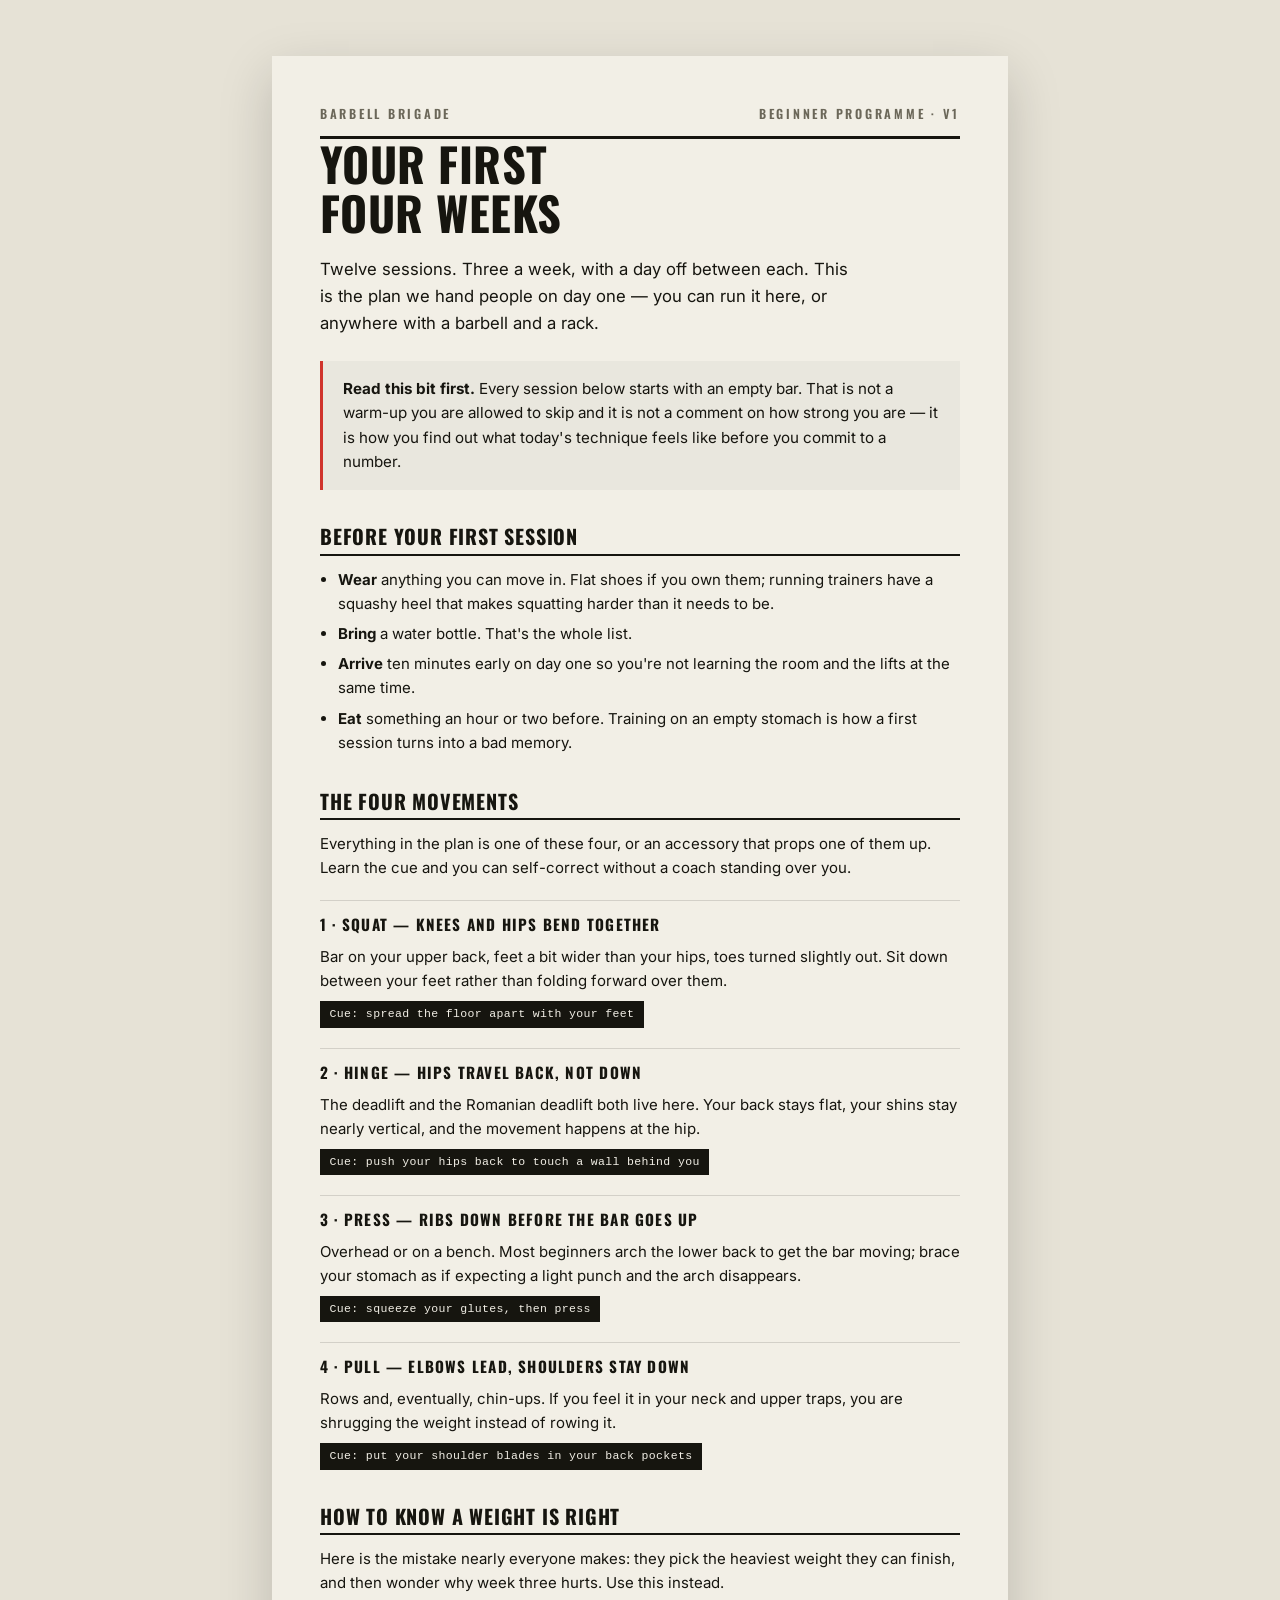
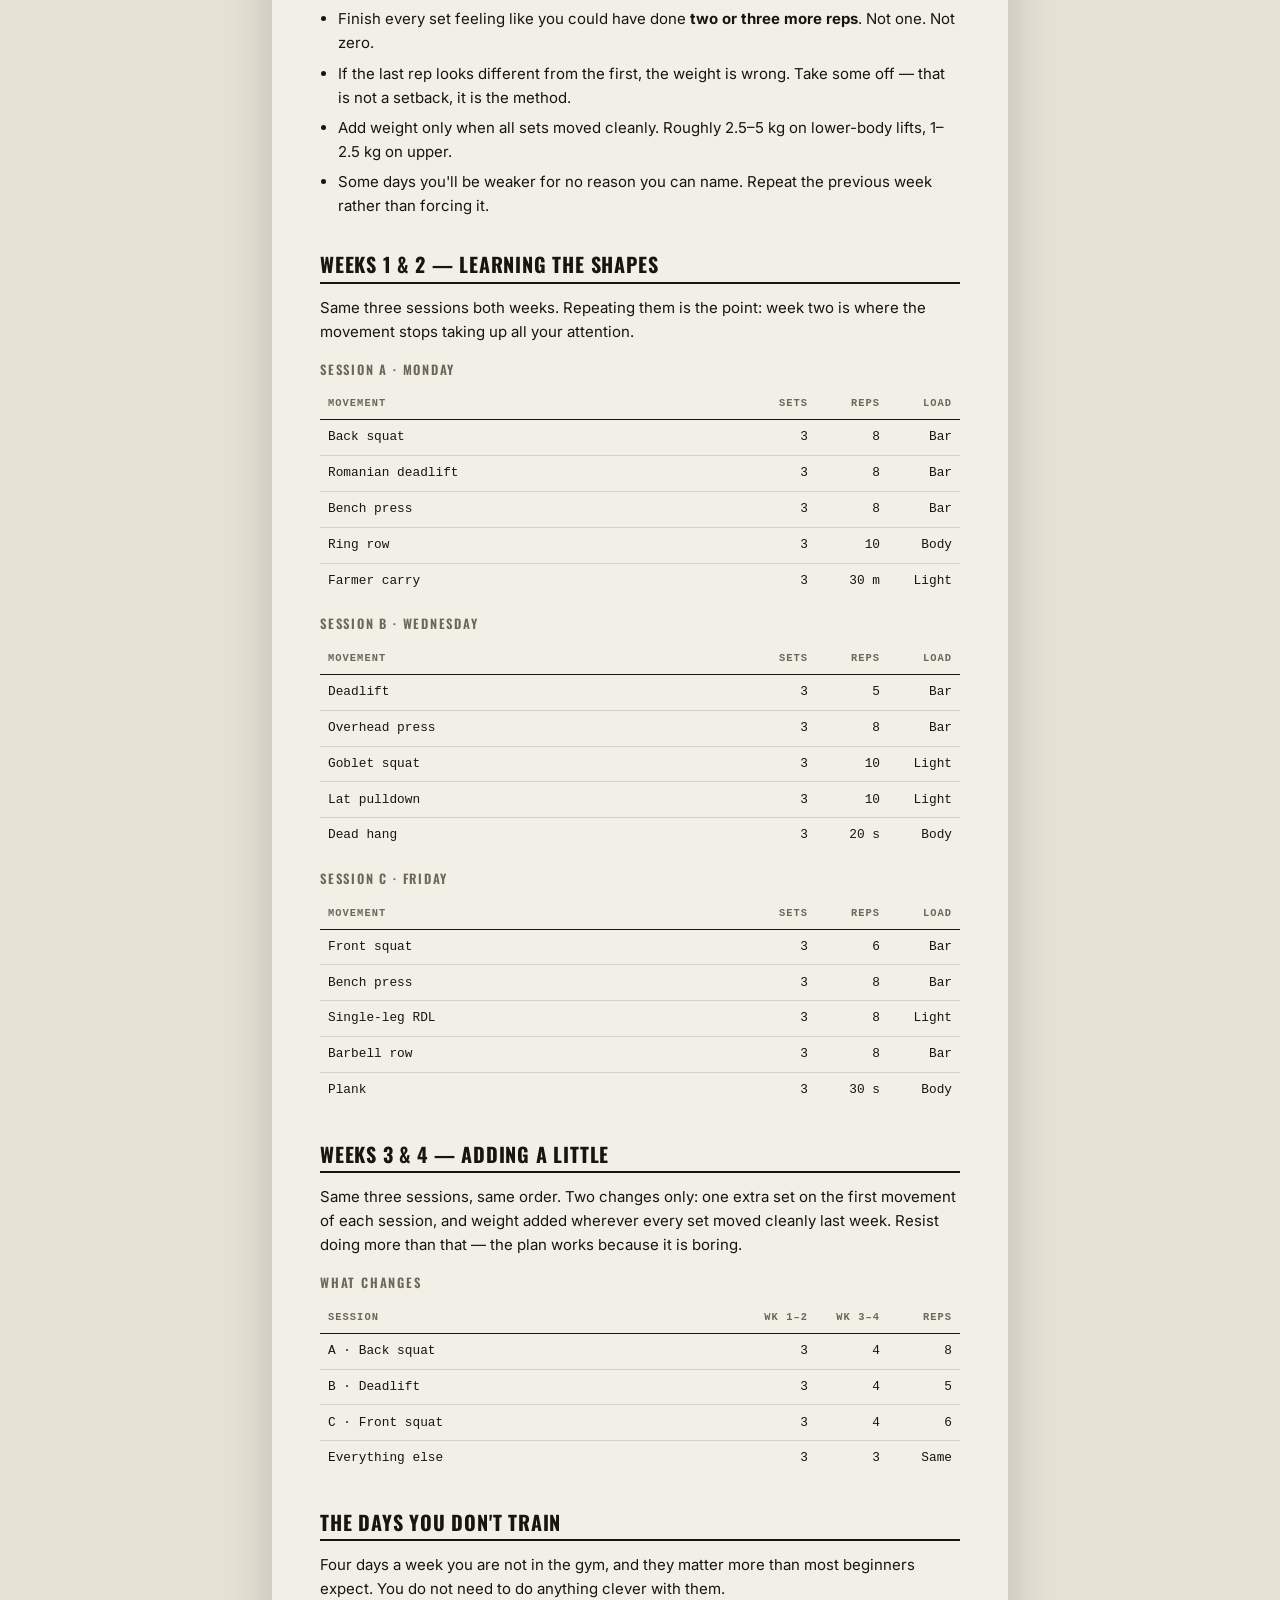
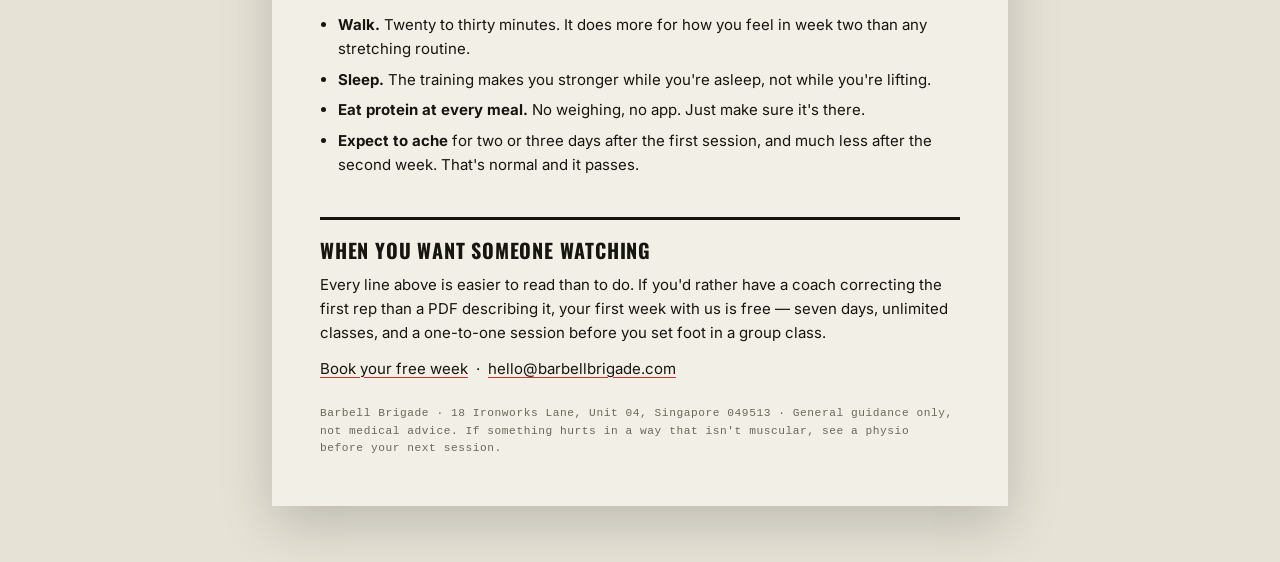
<file: assets/first-session-guide.html>
<!DOCTYPE html>
<html lang="en">
  <head>
    <meta charset="UTF-8" />
    <meta name="viewport" content="width=device-width, initial-scale=1.0" />
    <title>First Four Weeks | Barbell Brigade</title>

    <!-- Kept out of search deliberately. This is what the email address on the
         home page buys; robots.txt disallows it as well, belt and braces. -->
    <meta name="robots" content="noindex, nofollow" />

    <link rel="icon" href="favicon.svg" type="image/svg+xml" />
    <link rel="preconnect" href="https://fonts.googleapis.com" />
    <link rel="preconnect" href="https://fonts.gstatic.com" crossorigin />
    <link
      href="https://fonts.googleapis.com/css2?family=Oswald:wght@500;600;700&family=Inter:wght@400;500;600;700&display=swap"
      rel="stylesheet"
    />

    <!-- Standalone on purpose: this page gets printed, saved to a phone and
         forwarded to friends, so it carries its own styles rather than
         depending on the site's stylesheet still being reachable. Its palette
         is the site's --paper tokens, because on screen it is the same object
         the home page shows a corner of. -->
    <style>
      @page {
        size: A4;
        margin: 14mm;
      }

      :root {
        --paper: #f2efe6;
        --ink: #16150f;
        --muted: #6b6759;
        --rule: rgba(22, 21, 15, 0.14);
        --plate-red: #d0342c;
        --accent: #6d7d00; /* the site's acid green, darkened to survive print */
        --font-display: "Oswald", "Arial Narrow", sans-serif;
        --font-body: "Inter", system-ui, -apple-system, sans-serif;
        --font-mono: ui-monospace, "SFMono-Regular", "Roboto Mono", Menlo, Consolas, monospace;
      }

      * {
        box-sizing: border-box;
      }

      body {
        margin: 0;
        padding: clamp(1.5rem, 5vw, 3.5rem) clamp(1.25rem, 5vw, 3rem);
        background: #e6e2d6;
        color: var(--ink);
        font-family: var(--font-body);
        font-size: 15px;
        line-height: 1.6;
        -webkit-font-smoothing: antialiased;
      }

      .sheet {
        max-width: 46rem;
        margin-inline: auto;
        padding: clamp(1.5rem, 4vw, 3rem);
        background: var(--paper);
        box-shadow: 0 18px 50px rgba(0, 0, 0, 0.18);
      }

      h1,
      h2,
      h3 {
        font-family: var(--font-display);
        text-transform: uppercase;
        line-height: 1.05;
        margin: 0;
      }

      h1 {
        font-size: clamp(2rem, 6vw, 2.9rem);
        letter-spacing: 0.01em;
      }

      h2 {
        font-size: 1.25rem;
        letter-spacing: 0.04em;
        margin-top: 2.25rem;
        padding-bottom: 0.4rem;
        border-bottom: 2px solid var(--ink);
      }

      h3 {
        font-size: 0.95rem;
        letter-spacing: 0.08em;
        margin-top: 1.5rem;
      }

      p {
        margin: 0.75rem 0 0;
      }

      /* -------------------------- Masthead -------------------------- */
      .masthead {
        display: flex;
        align-items: baseline;
        justify-content: space-between;
        gap: 1rem;
        flex-wrap: wrap;
        padding-bottom: 0.75rem;
        border-bottom: 3px solid var(--ink);
      }

      .masthead-brand {
        font-family: var(--font-display);
        font-size: 0.78rem;
        font-weight: 600;
        letter-spacing: 0.22em;
        text-transform: uppercase;
        color: var(--muted);
      }

      .standfirst {
        margin-top: 1.25rem;
        font-size: 1.05rem;
        max-width: 34rem;
      }

      /* --------------------------- Content --------------------------- */
      .lead-in {
        margin-top: 1.5rem;
        padding: 1rem 1.25rem;
        border-left: 3px solid var(--plate-red);
        background: rgba(22, 21, 15, 0.035);
        font-size: 0.95rem;
      }

      ul {
        margin: 0.75rem 0 0;
        padding-left: 1.1rem;
      }

      li {
        margin-bottom: 0.4rem;
      }

      .movement {
        margin-top: 1.25rem;
        padding-top: 1rem;
        border-top: 1px solid var(--rule);
      }

      .movement:first-of-type {
        border-top: 0;
      }

      .movement h3 {
        margin-top: 0;
      }

      .cue {
        display: inline-block;
        margin-top: 0.5rem;
        padding: 0.25rem 0.6rem;
        background: var(--ink);
        color: var(--paper);
        font-family: var(--font-mono);
        font-size: 0.72rem;
        letter-spacing: 0.03em;
      }

      /* ---------------------------- Tables ---------------------------- */
      table {
        width: 100%;
        margin-top: 1rem;
        border-collapse: collapse;
        font-family: var(--font-mono);
        font-size: 0.8rem;
      }

      caption {
        margin-bottom: 0.5rem;
        font-family: var(--font-display);
        font-size: 0.8rem;
        font-weight: 600;
        letter-spacing: 0.14em;
        text-transform: uppercase;
        text-align: left;
        color: var(--muted);
      }

      th,
      td {
        padding: 0.45rem 0.5rem;
        border-bottom: 1px solid var(--rule);
        text-align: left;
      }

      thead th {
        font-size: 0.65rem;
        font-weight: 700;
        letter-spacing: 0.1em;
        text-transform: uppercase;
        color: var(--muted);
        border-bottom: 1.5px solid var(--ink);
      }

      /* Numeric columns right-align so they stack into readable columns — the
         entire reason a program sheet is set in mono. */
      th:not(:first-child),
      td:not(:first-child) {
        text-align: right;
        width: 4.5rem;
      }

      tbody tr:last-child td {
        border-bottom: 0;
      }

      /* ----------------------------- Outro ---------------------------- */
      .outro {
        margin-top: 2.5rem;
        padding-top: 1.25rem;
        border-top: 3px solid var(--ink);
      }

      .outro a {
        color: var(--ink);
        text-decoration-color: var(--plate-red);
        text-underline-offset: 3px;
      }

      .colophon {
        margin-top: 1.5rem;
        font-family: var(--font-mono);
        font-size: 0.7rem;
        letter-spacing: 0.05em;
        color: var(--muted);
      }

      .page-two {
        break-before: page;
      }

      /* ----------------------------- Print ---------------------------- */
      @media print {
        body {
          padding: 0;
          background: #fff;
          font-size: 10.5pt;
        }

        .sheet {
          max-width: none;
          padding: 0;
          box-shadow: none;
          background: #fff;
        }

        /* A heading stranded at the foot of a page, or a table split across
           one, is the difference between a sheet people keep and one they
           reprint. */
        h2,
        h3 {
          break-after: avoid;
        }

        table,
        .movement,
        .lead-in {
          break-inside: avoid;
        }

        .no-print {
          display: none;
        }
      }
    </style>
  </head>

  <body>
    <article class="sheet">
      <header class="masthead">
        <span class="masthead-brand">Barbell Brigade</span>
        <span class="masthead-brand">Beginner programme &middot; v1</span>
      </header>

      <h1>Your first<br />four weeks</h1>

      <p class="standfirst">
        Twelve sessions. Three a week, with a day off between each. This is the plan we hand people
        on day one — you can run it here, or anywhere with a barbell and a rack.
      </p>

      <div class="lead-in">
        <strong>Read this bit first.</strong> Every session below starts with an empty bar. That is
        not a warm-up you are allowed to skip and it is not a comment on how strong you are — it is
        how you find out what today's technique feels like before you commit to a number.
      </div>

      <h2>Before your first session</h2>
      <ul>
        <li><strong>Wear</strong> anything you can move in. Flat shoes if you own them; running trainers have a squashy heel that makes squatting harder than it needs to be.</li>
        <li><strong>Bring</strong> a water bottle. That's the whole list.</li>
        <li><strong>Arrive</strong> ten minutes early on day one so you're not learning the room and the lifts at the same time.</li>
        <li><strong>Eat</strong> something an hour or two before. Training on an empty stomach is how a first session turns into a bad memory.</li>
      </ul>

      <h2>The four movements</h2>
      <p>
        Everything in the plan is one of these four, or an accessory that props one of them up. Learn
        the cue and you can self-correct without a coach standing over you.
      </p>

      <div class="movement">
        <h3>1 &middot; Squat — knees and hips bend together</h3>
        <p>
          Bar on your upper back, feet a bit wider than your hips, toes turned slightly out. Sit down
          between your feet rather than folding forward over them.
        </p>
        <span class="cue">Cue: spread the floor apart with your feet</span>
      </div>

      <div class="movement">
        <h3>2 &middot; Hinge — hips travel back, not down</h3>
        <p>
          The deadlift and the Romanian deadlift both live here. Your back stays flat, your shins stay
          nearly vertical, and the movement happens at the hip.
        </p>
        <span class="cue">Cue: push your hips back to touch a wall behind you</span>
      </div>

      <div class="movement">
        <h3>3 &middot; Press — ribs down before the bar goes up</h3>
        <p>
          Overhead or on a bench. Most beginners arch the lower back to get the bar moving; brace your
          stomach as if expecting a light punch and the arch disappears.
        </p>
        <span class="cue">Cue: squeeze your glutes, then press</span>
      </div>

      <div class="movement">
        <h3>4 &middot; Pull — elbows lead, shoulders stay down</h3>
        <p>
          Rows and, eventually, chin-ups. If you feel it in your neck and upper traps, you are
          shrugging the weight instead of rowing it.
        </p>
        <span class="cue">Cue: put your shoulder blades in your back pockets</span>
      </div>

      <h2>How to know a weight is right</h2>
      <p>
        Here is the mistake nearly everyone makes: they pick the heaviest weight they can finish, and
        then wonder why week three hurts. Use this instead.
      </p>
      <ul>
        <li>Finish every set feeling like you could have done <strong>two or three more reps</strong>. Not one. Not zero.</li>
        <li>If the last rep looks different from the first, the weight is wrong. Take some off — that is not a setback, it is the method.</li>
        <li>Add weight only when all sets moved cleanly. Roughly 2.5&ndash;5&nbsp;kg on lower-body lifts, 1&ndash;2.5&nbsp;kg on upper.</li>
        <li>Some days you'll be weaker for no reason you can name. Repeat the previous week rather than forcing it.</li>
      </ul>

      <div class="page-two">
        <h2>Weeks 1 &amp; 2 — learning the shapes</h2>
        <p>
          Same three sessions both weeks. Repeating them is the point: week two is where the movement
          stops taking up all your attention.
        </p>

        <table>
          <caption>Session A &middot; Monday</caption>
          <thead>
            <tr><th scope="col">Movement</th><th scope="col">Sets</th><th scope="col">Reps</th><th scope="col">Load</th></tr>
          </thead>
          <tbody>
            <tr><td>Back squat</td><td>3</td><td>8</td><td>Bar</td></tr>
            <tr><td>Romanian deadlift</td><td>3</td><td>8</td><td>Bar</td></tr>
            <tr><td>Bench press</td><td>3</td><td>8</td><td>Bar</td></tr>
            <tr><td>Ring row</td><td>3</td><td>10</td><td>Body</td></tr>
            <tr><td>Farmer carry</td><td>3</td><td>30 m</td><td>Light</td></tr>
          </tbody>
        </table>

        <table>
          <caption>Session B &middot; Wednesday</caption>
          <thead>
            <tr><th scope="col">Movement</th><th scope="col">Sets</th><th scope="col">Reps</th><th scope="col">Load</th></tr>
          </thead>
          <tbody>
            <tr><td>Deadlift</td><td>3</td><td>5</td><td>Bar</td></tr>
            <tr><td>Overhead press</td><td>3</td><td>8</td><td>Bar</td></tr>
            <tr><td>Goblet squat</td><td>3</td><td>10</td><td>Light</td></tr>
            <tr><td>Lat pulldown</td><td>3</td><td>10</td><td>Light</td></tr>
            <tr><td>Dead hang</td><td>3</td><td>20 s</td><td>Body</td></tr>
          </tbody>
        </table>

        <table>
          <caption>Session C &middot; Friday</caption>
          <thead>
            <tr><th scope="col">Movement</th><th scope="col">Sets</th><th scope="col">Reps</th><th scope="col">Load</th></tr>
          </thead>
          <tbody>
            <tr><td>Front squat</td><td>3</td><td>6</td><td>Bar</td></tr>
            <tr><td>Bench press</td><td>3</td><td>8</td><td>Bar</td></tr>
            <tr><td>Single-leg RDL</td><td>3</td><td>8</td><td>Light</td></tr>
            <tr><td>Barbell row</td><td>3</td><td>8</td><td>Bar</td></tr>
            <tr><td>Plank</td><td>3</td><td>30 s</td><td>Body</td></tr>
          </tbody>
        </table>

        <h2>Weeks 3 &amp; 4 — adding a little</h2>
        <p>
          Same three sessions, same order. Two changes only: one extra set on the first movement of
          each session, and weight added wherever every set moved cleanly last week. Resist doing more
          than that — the plan works because it is boring.
        </p>

        <table>
          <caption>What changes</caption>
          <thead>
            <tr><th scope="col">Session</th><th scope="col">Wk 1&ndash;2</th><th scope="col">Wk 3&ndash;4</th><th scope="col">Reps</th></tr>
          </thead>
          <tbody>
            <tr><td>A &middot; Back squat</td><td>3</td><td>4</td><td>8</td></tr>
            <tr><td>B &middot; Deadlift</td><td>3</td><td>4</td><td>5</td></tr>
            <tr><td>C &middot; Front squat</td><td>3</td><td>4</td><td>6</td></tr>
            <tr><td>Everything else</td><td>3</td><td>3</td><td>Same</td></tr>
          </tbody>
        </table>

        <h2>The days you don't train</h2>
        <p>
          Four days a week you are not in the gym, and they matter more than most beginners expect.
          You do not need to do anything clever with them.
        </p>
        <ul>
          <li><strong>Walk.</strong> Twenty to thirty minutes. It does more for how you feel in week two than any stretching routine.</li>
          <li><strong>Sleep.</strong> The training makes you stronger while you're asleep, not while you're lifting.</li>
          <li><strong>Eat protein at every meal.</strong> No weighing, no app. Just make sure it's there.</li>
          <li><strong>Expect to ache</strong> for two or three days after the first session, and much less after the second week. That's normal and it passes.</li>
        </ul>

        <div class="outro">
          <h2 style="margin-top: 0; border: 0; padding: 0">When you want someone watching</h2>
          <p>
            Every line above is easier to read than to do. If you'd rather have a coach correcting the
            first rep than a PDF describing it, your first week with us is free — seven days,
            unlimited classes, and a one-to-one session before you set foot in a group class.
          </p>
          <p>
            <a href="https://roy866.github.io/Barbell-Brigade-/#contact">Book your free week</a>
            &nbsp;&middot;&nbsp;
            <a href="mailto:hello@barbellbrigade.com">hello@barbellbrigade.com</a>
          </p>
          <p class="colophon">
            Barbell Brigade &middot; 18 Ironworks Lane, Unit 04, Singapore 049513 &middot; General
            guidance only, not medical advice. If something hurts in a way that isn't muscular, see a
            physio before your next session.
          </p>
        </div>
      </div>
    </article>
  </body>
</html>
</file>
